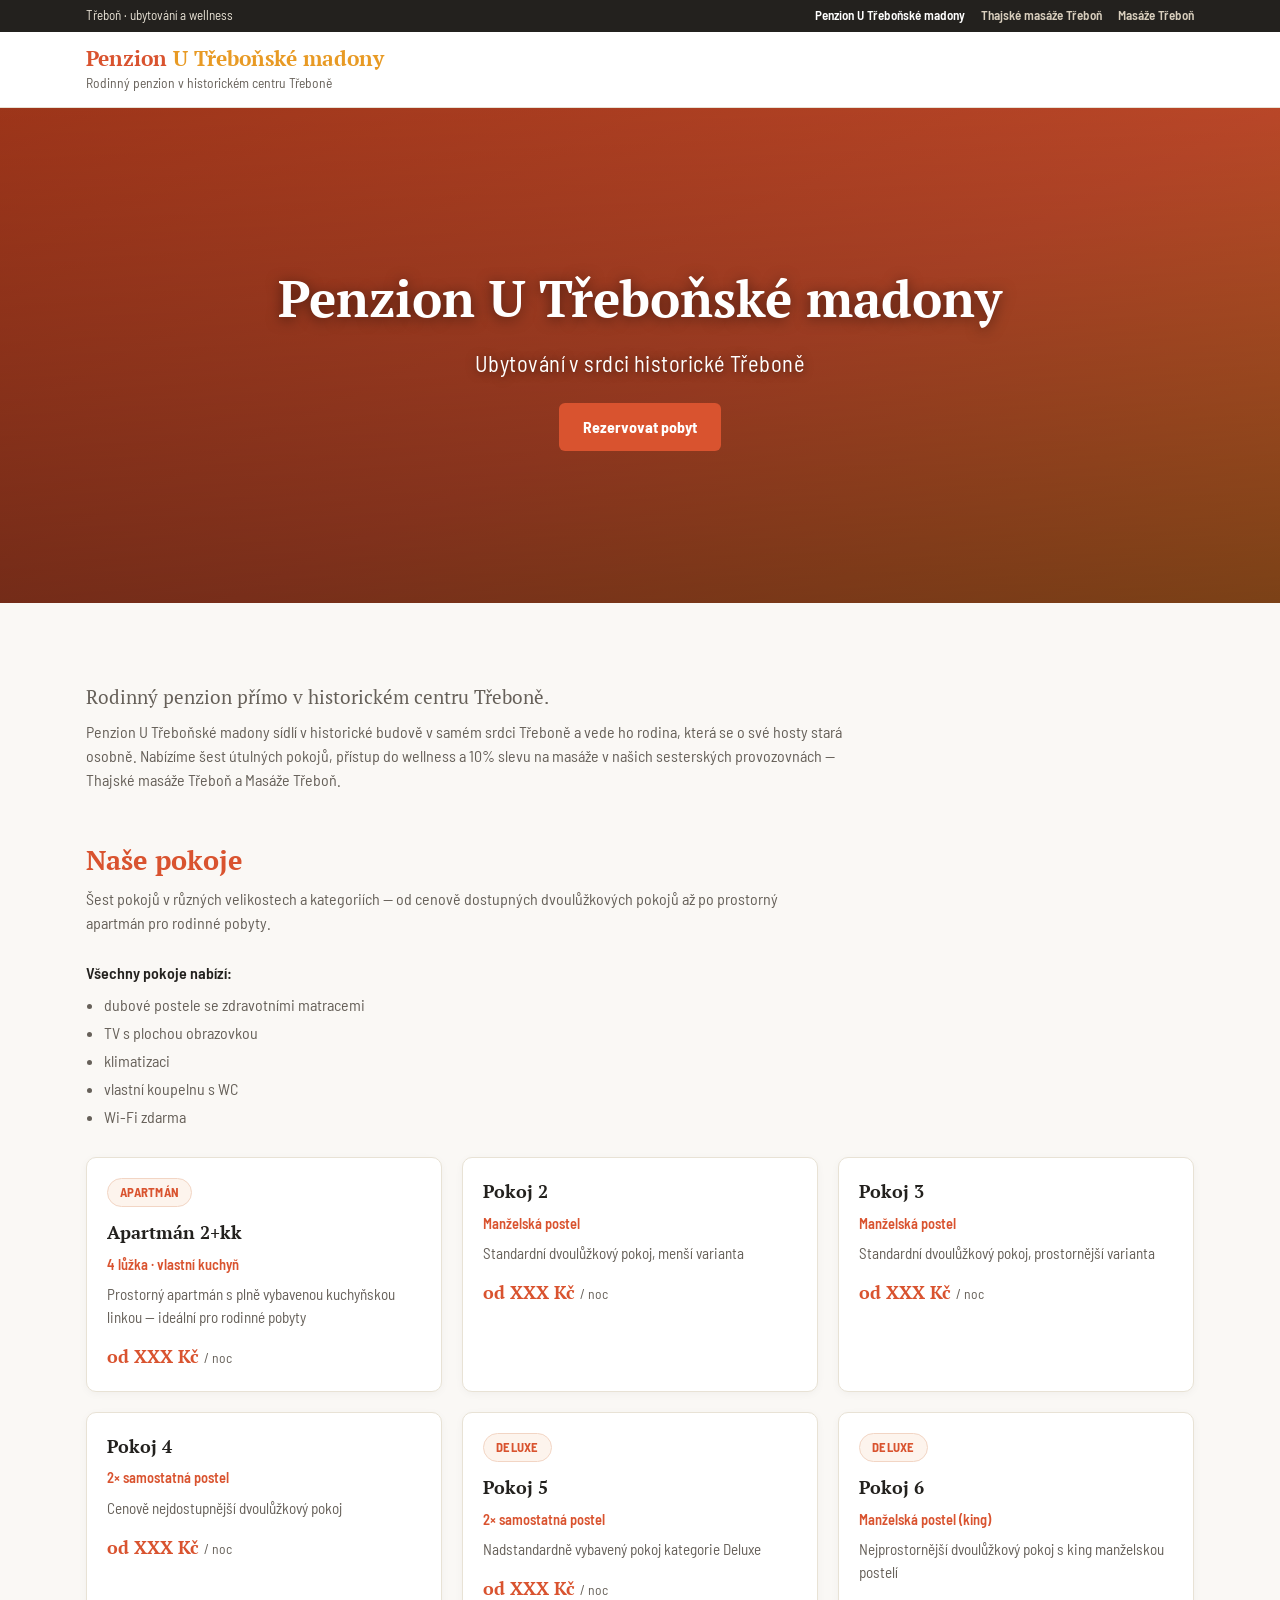
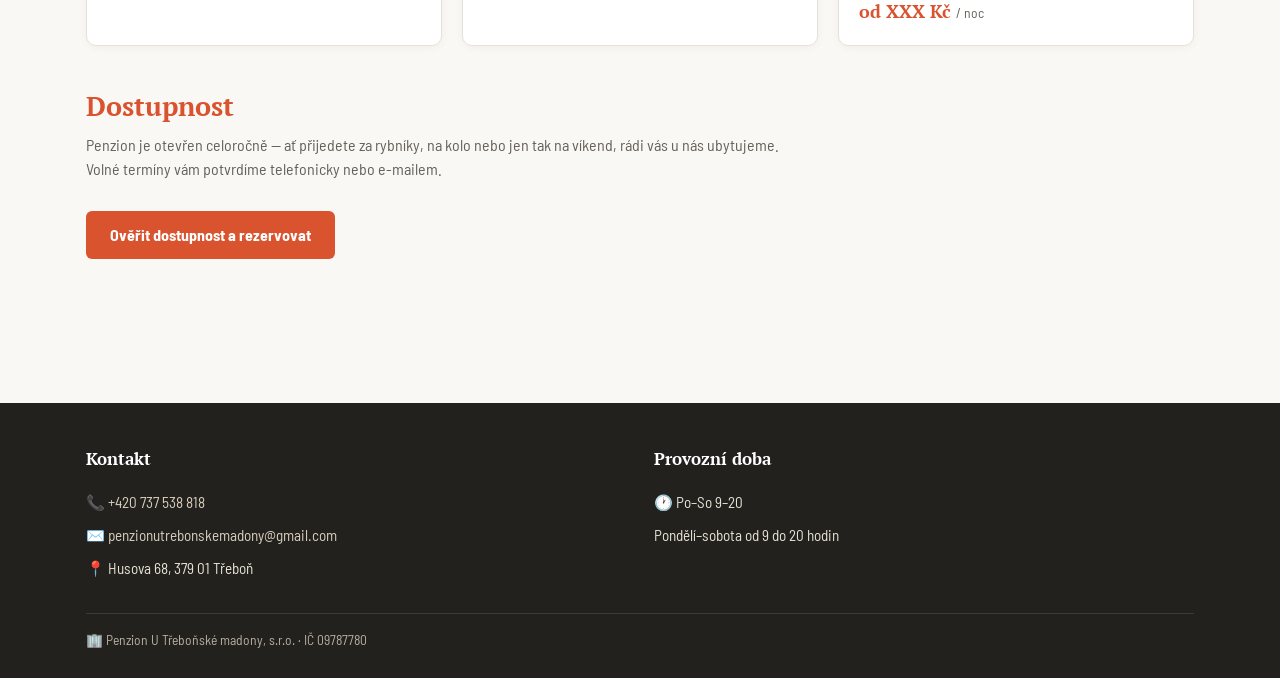
<file: penzion/index.html>
<!DOCTYPE html>
<html lang="cs" data-site="penzion">
<head>
  <meta charset="UTF-8">
  <meta name="viewport" content="width=device-width, initial-scale=1">
  <title>Penzion U Třeboňské madony — ubytování v centru Třeboně | utrebonskemadony.cz</title>
  <meta name="description" content="Rodinný penzion U Třeboňské madony v historickém centru Třeboně — 6 pokojů, wellness a 10% sleva na masáže. Rezervace: +420 737 538 818.">
  <link rel="stylesheet" href="/css/design-system.css">

  <!-- ============================================================
       STEP-08 page layout — penzion homepage (gradient hero, room
       card grid, footer columns, spacing). Design tokens + components
       come from /css/design-system.css; page layout lives here.
       ============================================================ -->
  <style>
    /* --- Header --- */
    .site-header {
      background: var(--color-white);
      border-bottom: 1px solid var(--color-border-light);
    }
    .header-inner {
      display: flex; align-items: center; gap: 14px;
      padding: 14px 16px;
    }
    .header-title {
      font-family: var(--font-heading); font-size: 1.3rem; font-weight: 700;
      color: var(--domain-primary); margin: 0; line-height: 1.2;
    }
    .header-title span { color: var(--domain-secondary); }
    .header-tagline {
      margin: 2px 0 0; font-size: 0.85rem; color: var(--color-text-muted);
    }

    /* --- Hero (CSS gradient until penzion photos exist) --- */
    .hero {
      position: relative; overflow: hidden;
      height: clamp(340px, 55vh, 580px);
      background: linear-gradient(155deg, var(--domain-primary-hover) 0%, var(--domain-primary) 55%, var(--domain-secondary) 145%);
    }
    .hero-overlay {
      position: absolute; inset: 0;
      display: flex; flex-direction: column; align-items: center; justify-content: center;
      text-align: center; color: var(--color-white);
      background: linear-gradient(180deg, rgba(0, 0, 0, 0.15) 0%, rgba(0, 0, 0, 0.45) 100%);
      padding: 24px;
    }
    .hero-overlay h1 {
      color: var(--color-white); margin: 0 0 10px;
      font-size: clamp(2rem, 5vw, 3.2rem);
      text-shadow: 0 2px 14px rgba(0, 0, 0, 0.5);
    }
    .hero-subtitle {
      margin: 0 0 22px; font-size: clamp(1.05rem, 2.4vw, 1.4rem);
      letter-spacing: 0.02em; text-shadow: 0 1px 10px rgba(0, 0, 0, 0.55);
    }

    /* --- Sections --- */
    .section { padding: 40px 0; }
    .section + .section { padding-top: 0; }
    .section h2 { color: var(--domain-primary); margin: 0 0 6px; font-size: 1.7rem; }
    .section-sub { color: var(--color-text-muted); margin: 0 0 26px; max-width: 720px; }
    .lead {
      font-family: var(--font-heading); font-size: 1.2rem;
      color: var(--color-text-dark); max-width: 760px; margin: 0 0 10px;
    }
    .intro p { color: var(--color-text-muted); max-width: 760px; margin: 0 0 8px; }

    /* --- Shared room amenities --- */
    .amenities-lead { font-weight: 600; margin: 0 0 8px; color: var(--color-text-dark); }
    .amenities-list { margin: 0 0 28px; padding-left: 18px; color: var(--color-text-muted); }
    .amenities-list li { margin-bottom: 4px; }

    /* --- Room card grid --- */
    .card-grid {
      display: grid; grid-template-columns: 1fr; gap: 20px;
    }
    @media (min-width: 640px)  { .card-grid { grid-template-columns: repeat(2, 1fr); } }
    @media (min-width: 992px)  { .card-grid { grid-template-columns: repeat(3, 1fr); } }
    .card h3 { font-size: 1.12rem; margin: 0 0 8px; }
    .room-beds {
      font-size: 0.9rem; font-weight: 600; color: var(--domain-primary);
      margin: 0 0 8px;
    }
    .card .card-desc { color: var(--color-text-muted); font-size: 0.95rem; margin: 0 0 14px; }
    .room-price {
      margin: 0; font-family: var(--font-heading); font-size: 1.15rem;
      font-weight: 700; color: var(--domain-primary);
    }
    .room-price span {
      font-family: var(--font-body); font-size: 0.85rem; font-weight: 400;
      color: var(--color-text-muted);
    }

    /* --- Availability teaser --- */
    .availability-cta { margin-top: 4px; }

    /* --- Footer --- */
    .site-footer {
      background: var(--color-text-dark); color: #E8E2D5;
      margin-top: 64px; padding: 44px 0 28px;
    }
    .site-footer h3 { color: var(--color-white); font-size: 1.05rem; margin: 0 0 14px; }
    .site-footer ul { list-style: none; margin: 0; padding: 0; }
    .site-footer li { padding: 5px 0; font-size: 0.95rem; }
    .site-footer a { color: #D8CEBD; text-decoration: none; }
    .site-footer a:hover { color: var(--color-white); text-decoration: underline; }
    .footer-grid { display: grid; grid-template-columns: 1fr; gap: 28px; }
    @media (min-width: 768px) { .footer-grid { grid-template-columns: 1fr 1fr; } }
    .footer-bottom {
      border-top: 1px solid rgba(255, 255, 255, 0.12);
      margin-top: 28px; padding-top: 16px;
      font-size: 0.85rem; color: #B9AFA0;
    }
  </style>

  <script src="/js/main.js" defer></script>
</head>
<body>

  <!-- Synergy strip (Section 6.1) -->
  <nav class="synergy-bar" aria-label="Sesterské weby">
    <div class="container synergy-container">
      <span class="synergy-brand">Třeboň · ubytování a wellness</span>
      <div class="synergy-links">
        <a class="synergy-link is-active" href="https://utrebonskemadony.cz" aria-current="page">Penzion U Třeboňské madony</a>
        <a class="synergy-link" href="https://thajskemasaze-trebon.cz">Thajské masáže Třeboň</a>
        <a class="synergy-link" href="https://masaze-trebon.cz">Masáže Třeboň</a>
      </div>
    </div>
  </nav>

  <!-- Header -->
  <header class="site-header">
    <div class="container header-inner">
      <div>
        <p class="header-title">Penzion <span>U Třeboňské madony</span></p>
        <p class="header-tagline">Rodinný penzion v historickém centru Třeboně</p>
      </div>
    </div>
  </header>

  <!-- Hero (gradient until penzion photos are available) -->
  <section class="hero" aria-label="Úvodní prezentace">
    <div class="hero-overlay">
      <h1>Penzion U Třeboňské madony</h1>
      <p class="hero-subtitle">Ubytování v srdci historické Třeboně</p>
      <a class="btn btn-primary hero-cta" href="/penzion/rezervace/">Rezervovat pobyt</a>
    </div>
  </section>

  <main class="page-wrapper">

    <!-- Intro -->
    <section class="section intro">
      <div class="container">
        <p class="lead">Rodinný penzion přímo v historickém centru Třeboně.</p>
        <p>Penzion U Třeboňské madony sídlí v historické budově v samém srdci Třeboně a vede ho rodina, která se o své hosty stará osobně. Nabízíme šest útulných pokojů, přístup do wellness a 10% slevu na masáže v našich sesterských provozovnách — Thajské masáže Třeboň a Masáže Třeboň.</p>
      </div>
    </section>

    <!-- Rooms -->
    <section class="section" id="pokoje">
      <div class="container">
        <h2>Naše pokoje</h2>
        <p class="section-sub">Šest pokojů v různých velikostech a kategoriích — od cenově dostupných dvoulůžkových pokojů až po prostorný apartmán pro rodinné pobyty.</p>

        <!-- TEMPORARY TEXT — will be polished later -->
        <p class="amenities-lead">Všechny pokoje nabízí:</p>
        <ul class="amenities-list">
          <li>dubové postele se zdravotními matracemi</li>
          <li>TV s plochou obrazovkou</li>
          <li>klimatizaci</li>
          <li>vlastní koupelnu s WC</li>
          <li>Wi-Fi zdarma</li>
        </ul>

        <div class="card-grid">
          <article class="card">
            <div class="card-body">
              <div class="badge-wrapper"><span class="badge badge-secondary">Apartmán</span></div>
              <h3>Apartmán 2+kk</h3>
              <p class="room-beds">4 lůžka · vlastní kuchyň</p>
              <p class="card-desc">Prostorný apartmán s plně vybavenou kuchyňskou linkou — ideální pro rodinné pobyty</p>
              <p class="room-price">od XXX Kč <span>/ noc</span></p>
            </div>
          </article>

          <article class="card">
            <div class="card-body">
              <h3>Pokoj 2</h3>
              <p class="room-beds">Manželská postel</p>
              <p class="card-desc">Standardní dvoulůžkový pokoj, menší varianta</p>
              <p class="room-price">od XXX Kč <span>/ noc</span></p>
            </div>
          </article>

          <article class="card">
            <div class="card-body">
              <h3>Pokoj 3</h3>
              <p class="room-beds">Manželská postel</p>
              <p class="card-desc">Standardní dvoulůžkový pokoj, prostornější varianta</p>
              <p class="room-price">od XXX Kč <span>/ noc</span></p>
            </div>
          </article>

          <article class="card">
            <div class="card-body">
              <h3>Pokoj 4</h3>
              <p class="room-beds">2× samostatná postel</p>
              <p class="card-desc">Cenově nejdostupnější dvoulůžkový pokoj</p>
              <p class="room-price">od XXX Kč <span>/ noc</span></p>
            </div>
          </article>

          <article class="card">
            <div class="card-body">
              <div class="badge-wrapper"><span class="badge badge-secondary">Deluxe</span></div>
              <h3>Pokoj 5</h3>
              <p class="room-beds">2× samostatná postel</p>
              <p class="card-desc">Nadstandardně vybavený pokoj kategorie Deluxe</p>
              <p class="room-price">od XXX Kč <span>/ noc</span></p>
            </div>
          </article>

          <article class="card">
            <div class="card-body">
              <div class="badge-wrapper"><span class="badge badge-secondary">Deluxe</span></div>
              <h3>Pokoj 6</h3>
              <p class="room-beds">Manželská postel (king)</p>
              <p class="card-desc">Nejprostornější dvoulůžkový pokoj s king manželskou postelí</p>
              <p class="room-price">od XXX Kč <span>/ noc</span></p>
            </div>
          </article>
        </div>
      </div>
    </section>

    <!-- Availability teaser -->
    <section class="section" id="dostupnost">
      <div class="container">
        <h2>Dostupnost</h2>
        <p class="section-sub">Penzion je otevřen celoročně — ať přijedete za rybníky, na kolo nebo jen tak na víkend, rádi vás u nás ubytujeme. Volné termíny vám potvrdíme telefonicky nebo e-mailem.</p>
        <a class="btn btn-primary availability-cta" href="/penzion/rezervace/">Ověřit dostupnost a rezervovat</a>
      </div>
    </section>

  </main>

  <!-- Footer -->
  <footer class="site-footer">
    <div class="container">
      <div class="footer-grid">
        <div class="footer-col">
          <h3>Kontakt</h3>
          <ul>
            <li>📞 <a href="tel:+420737538818">+420 737 538 818</a></li>
            <li>✉️ <a href="mailto:penzionutrebonskemadony@gmail.com">penzionutrebonskemadony@gmail.com</a></li>
            <li>📍 Husova 68, 379 01 Třeboň</li>
          </ul>
        </div>
        <div class="footer-col">
          <h3>Provozní doba</h3>
          <ul>
            <li>🕐 Po–So 9–20</li>
            <li>Pondělí–sobota od 9 do 20 hodin</li>
          </ul>
        </div>
      </div>
      <div class="footer-bottom">
        🏢 Penzion U Třeboňské madony, s.r.o. · IČ 09787780
      </div>
    </div>
  </footer>

</body>
</html>
</file>
<file: css/design-system.css>
/* ============================================================
   design-system.css — Shared stylesheet for all trebon-sites
   domains: penzion | thai | masaze
   Canonical source: NEW_V7_design_specification.md
   ============================================================ */

/* --- 1. @font-face Declarations (Section 2.5) --- */
@font-face {
  font-family: 'PT Serif';
  src: url('/fonts/pt-serif-400.woff2') format('woff2');
  font-weight: 400;
  font-display: swap;
}
@font-face {
  font-family: 'PT Serif';
  src: url('/fonts/pt-serif-700.woff2') format('woff2');
  font-weight: 700;
  font-display: swap;
}
@font-face {
  font-family: 'Barlow Semi Condensed';
  src: url('/fonts/barlow-semi-condensed-400.woff2') format('woff2');
  font-weight: 400;
  font-display: swap;
}
@font-face {
  font-family: 'Barlow Semi Condensed';
  src: url('/fonts/barlow-semi-condensed-600.woff2') format('woff2');
  font-weight: 600;
  font-display: swap;
}
@font-face {
  font-family: 'Barlow Semi Condensed';
  src: url('/fonts/barlow-semi-condensed-700.woff2') format('woff2');
  font-weight: 700;
  font-display: swap;
}

/* --- 2. :root Design Tokens (Section 2.3) --- */
:root {
  /* Typography */
  --font-heading: 'PT Serif', Georgia, serif;
  --font-body: 'Barlow Semi Condensed', -apple-system, BlinkMacSystemFont, sans-serif;

  /* Shared Neutrals */
  --color-bg-main: #FAF8F5;
  --color-text-dark: #23211E;
  --color-text-muted: #666059;
  --color-border-light: #E8E2D5;
  --color-border-dark: #D8D2C5;
  --color-white: #FFFFFF;
  --color-gold: #C5A059;
  --color-success: #2B8A3E;
  --color-error: #C92A2A;
  --color-error-bg: #FFF5F5;

  /* DOMAIN 1: utrebonskemadony.cz (Penzion) */
  --penzion-primary: #D9532F;
  --penzion-primary-hover: #B83E1E;
  --penzion-secondary: #E89A24;
  --penzion-accent-green: #3A6B52;
  --penzion-card-bg: #FDF4ED;
  --penzion-border: #F2D5C4;

  /* DOMAIN 2: thajskemasaze-trebon.cz (Thai Spa) */
  --thai-primary: #8B123E;
  --thai-primary-hover: #6E0E31;
  --thai-secondary: #D4AF37;
  --thai-accent-subtle: #6D1B48;
  --thai-card-bg: #FAF4F6;
  --thai-border: #EAD1DC;

  /* DOMAIN 3: masaze-trebon.cz (Classic Wellness JT) */
  --masaze-primary: #D86C45;
  --masaze-primary-hover: #B7522D;
  --masaze-secondary: #8C2424;
  --masaze-card-bg: #FAF0EC;
  --masaze-border: #EED7CE;

  /* Elevation Shadows */
  --shadow-sm: 0 2px 8px rgba(0, 0, 0, 0.04);
  --shadow-md: 0 8px 24px rgba(0, 0, 0, 0.06);
  --shadow-lg: 0 16px 40px rgba(0, 0, 0, 0.12);

  /* Border Radii */
  --radius-sm: 6px;
  --radius-md: 10px;
  --radius-lg: 16px;
  --radius-full: 9999px;
}

/* --- 3. [data-site] Alias Blocks (Section 2.3) --- */
[data-site="penzion"] {
  --domain-primary: var(--penzion-primary);
  --domain-primary-hover: var(--penzion-primary-hover);
  --domain-secondary: var(--penzion-secondary);
  --domain-card-bg: var(--penzion-card-bg);
  --domain-border: var(--penzion-border);
}
[data-site="thai"] {
  /* Dark base — warm charcoal, not pure black */
  --color-bg-main: #1A1618;           /* Deep warm charcoal */
  --color-text-dark: #E8E2D5;         /* Warm cream for body text */
  --color-text-muted: #A69E93;        /* Muted warm gray */

  /* Adjusted Thai palette for dark backgrounds */
  --thai-primary: #C41E5A;            /* Brighter ruby (light theme: #8B123E) */
  --thai-primary-hover: #E02E6E;
  --thai-secondary: #D4AF37;          /* Gold — now fully usable on dark */
  --thai-accent-subtle: #8B4A6B;      /* Lighter orchid */
  --thai-card-bg: #2A2326;            /* Dark card background */
  --thai-border: #4A3A42;             /* Visible border on dark */

  /* Aliases */
  --domain-primary: var(--thai-primary);
  --domain-primary-hover: var(--thai-primary-hover);
  --domain-secondary: var(--thai-secondary);
  --domain-card-bg: var(--thai-card-bg);
  --domain-border: var(--thai-border);

  /* Override shared neutrals for dark theme */
  --color-white: #2A2326;
  --color-border-light: #5A4A52;
  --color-border-dark: #5A4A52;
  --color-error-bg: #3D1F2A;
  --shadow-sm: 0 2px 8px rgba(0, 0, 0, 0.3);
  --shadow-md: 0 8px 24px rgba(0, 0, 0, 0.4);
  --shadow-lg: 0 16px 40px rgba(0, 0, 0, 0.5);

  --synergy-bar-bg: #0D0A0C;          /* Near-black, darker than main bg */
  --synergy-bar-text: #A69E93;
}
[data-site="masaze"] {
  --domain-primary: var(--masaze-primary);
  --domain-primary-hover: var(--masaze-primary-hover);
  --domain-secondary: var(--masaze-secondary);
  --domain-card-bg: var(--masaze-card-bg);
  --domain-border: var(--masaze-border);
}

/* --- 4. Component CSS --- */

/* 4.1 Buttons (Section 4.6) */
.btn {
  display: inline-flex; align-items: center; justify-content: center;
  height: 48px; padding: 0 24px; border-radius: var(--radius-sm);
  font-family: var(--font-body); font-weight: 700; font-size: 1rem;
  text-decoration: none; border: none; cursor: pointer;
  transition: background-color 0.15s ease, transform 0.1s ease;
}
.btn-primary { background: var(--domain-primary); color: var(--color-white); }
.btn-primary:hover { background: var(--domain-primary-hover); }
.btn-primary:active { transform: translateY(1px); }
.btn-secondary {
  background: transparent; color: var(--domain-primary);
  border: 1.5px solid var(--domain-primary);
}
.btn-secondary:hover { background: var(--domain-card-bg); }

/* 4.2 Badges (Section 4.6) */
.badge-wrapper { display: flex; flex-wrap: wrap; gap: 8px; margin-bottom: 12px; }
.badge {
  display: inline-block; padding: 4px 12px; border-radius: var(--radius-full);
  font-size: 0.8rem; font-weight: 700; text-transform: uppercase; letter-spacing: 0.02em;
}
.badge-primary { background: var(--domain-primary); color: var(--color-white); }
.badge-secondary {
  background: var(--domain-card-bg); color: var(--domain-primary);
  border: 1px solid var(--domain-border);
}
.cross-perk-badge {
  display: inline-flex; align-items: center; gap: 6px; margin-top: 6px;
  font-size: 0.82rem; font-weight: 600; color: var(--color-success);
}

/* 4.3 Price Box / Table (Section 4.6) */
.price-box { margin: 16px 0; }
.price-amount {
  font-family: var(--font-heading); font-size: 1.6rem; font-weight: 700;
  color: var(--domain-primary);
}
.price-amount span {
  font-family: var(--font-body); font-size: 0.9rem; font-weight: 400;
  color: var(--color-text-muted);
}
.price-table { width: 100%; border-collapse: collapse; }
.price-table th {
  text-align: left; padding: 12px; font-size: 0.85rem; text-transform: uppercase;
  color: var(--color-text-muted); border-bottom: 2px solid var(--color-border-light);
}
.price-table td {
  padding: 14px 12px; border-bottom: 1px solid var(--color-border-light);
  vertical-align: top;
}

/* 4.4 Cards (Section 4.6) */
.card {
  background: var(--color-white); border: 1px solid var(--color-border-light);
  border-radius: var(--radius-md); box-shadow: var(--shadow-sm); overflow: hidden;
}
.card-body { padding: 20px; }
.brand-bar {
  display: flex; align-items: center; gap: 12px; padding: 16px 20px;
  background: var(--domain-card-bg);
}
.brand-bar img { width: 40px; height: 40px; flex-shrink: 0; }
.brand-info span {
  display: block; font-size: 0.8rem; color: var(--color-text-muted);
}

/* 4.5 Accordion (Section 4.6) */
.accordion-item { border-bottom: 1px solid var(--color-border-light); }
.accordion-header {
  display: flex; justify-content: space-between; align-items: center;
  padding: 16px 4px; cursor: pointer; font-weight: 700; list-style: none;
}
.accordion-header::-webkit-details-marker { display: none; }
.accordion-icon { color: var(--domain-primary); font-size: 1.3rem; line-height: 1; }
.accordion-item[open] .accordion-icon { transform: rotate(45deg); }
.accordion-content { padding: 0 4px 16px; color: var(--color-text-muted); }

/* 4.6 Safety / Callout Box (Section 4.6) */
.safety-box { display: grid; grid-template-columns: 1fr; gap: 16px; margin: 24px 0; }
@media (min-width: 768px) { .safety-box { grid-template-columns: 1fr 1fr; } }
.callout-indication, .callout-contraindication { padding: 16px; border-radius: var(--radius-md); }
.callout-indication { background: #F0F7F2; border: 1px solid #C7E0CE; }
.callout-contraindication { background: var(--color-error-bg); border: 1px solid #F3C6C6; }
.callout-title { font-weight: 700; margin-bottom: 8px; }
.callout-list { padding-left: 18px; }
.callout-list li { margin-bottom: 4px; }

/* 4.7 Testimonial Card (Section 4.6) */
.testimonial-card {
  background: var(--domain-card-bg);
  border-left: 3px solid var(--domain-primary);
  border-radius: var(--radius-md);
  padding: 20px 24px;
  margin: 0;
}
.testimonial-quote {
  font-family: var(--font-heading);
  font-size: 1.1rem;
  font-style: italic;
  color: var(--color-text-dark);
  margin-bottom: 12px;
}
.testimonial-author { display: flex; flex-direction: column; }
.testimonial-name { font-weight: 700; font-size: 0.9rem; }
.testimonial-meta { font-size: 0.82rem; color: var(--color-text-muted); }

/* 4.8 Bio Card (E-E-A-T) (Section 4.6) */
.bio-card {
  display: flex; gap: 16px; align-items: flex-start; padding: 20px;
  background: var(--domain-card-bg); border-radius: var(--radius-md);
}
.avatar-circle {
  width: 56px; height: 56px; border-radius: 50%; background: var(--domain-primary);
  color: var(--color-white); display: flex; align-items: center; justify-content: center;
  font-family: var(--font-heading); font-weight: 700; flex-shrink: 0; font-size: 1.1rem;
}
.bio-card h4 { font-family: var(--font-heading); }
.bio-card .role {
  color: var(--domain-primary); font-weight: 600; font-size: 0.9rem; margin: 2px 0 6px;
}
.bio-card .desc { color: var(--color-text-muted); font-size: 0.95rem; }

/* --- 5. Form Controls (Section 5.1) --- */
.form-group {
  display: flex; flex-direction: column; gap: 6px; margin-bottom: 16px;
}
.form-label {
  font-family: var(--font-body); font-size: 0.88rem; font-weight: 700;
  color: var(--color-text-dark);
}
.form-control {
  width: 100%; height: 48px; padding: 0 14px;
  background-color: var(--color-white); border: 1px solid var(--color-border-dark);
  border-radius: var(--radius-sm); font-family: var(--font-body);
  font-size: 1rem; color: var(--color-text-dark);
  transition: border-color 0.15s ease, box-shadow 0.15s ease;
}
.form-control:focus {
  outline: none; border-color: var(--domain-primary);
  box-shadow: 0 0 0 3px color-mix(in srgb, var(--domain-primary) 20%, transparent);
}
.form-control.is-invalid {
  border-color: var(--color-error);
  background-color: var(--color-error-bg);
}
.field-error-msg {
  font-size: 0.85rem; font-weight: 600; color: var(--color-error);
  display: flex; align-items: center; gap: 4px;
}

/* --- 6. Synergy Bar Navigation (Section 6.1) --- */
.synergy-bar {
  background-color: var(--color-text-dark);
  color: #E8E2D5;
  font-size: 0.82rem;
  padding: 6px 0;
}
.synergy-container {
  display: flex; align-items: center; justify-content: space-between;
}
.synergy-links { display: flex; gap: 16px; }
.synergy-link {
  color: #D8CEBD; text-decoration: none; font-weight: 600;
  transition: color 0.15s ease;
}
.synergy-link:hover,
.synergy-link.is-active { color: var(--color-white); }

/* --- 7. Accessibility (Section 8.1) --- */
:focus-visible {
  outline: 3px solid var(--domain-primary);
  outline-offset: 3px;
  border-radius: 4px;
}
:focus:not(:focus-visible) { outline: none; }

@media (prefers-reduced-motion: reduce) {
  *,
  *::before,
  *::after {
    animation-duration: 0.01ms !important;
    animation-iteration-count: 1 !important;
    transition-duration: 0.01ms !important;
    scroll-behavior: auto !important;
  }
}

/* --- 8. Responsive Layout (Section 9.2) --- */
*, *::before, *::after { box-sizing: border-box; }
.container { width: 100%; max-width: 1140px; margin: 0 auto; padding: 0 16px; }
.page-wrapper { padding: 24px 0 100px 0; }
@media (min-width: 992px) { .page-wrapper { padding: 40px 0; } }

.layout-grid { display: grid; grid-template-columns: 1fr; gap: 32px; }
@media (min-width: 992px) { .layout-grid { grid-template-columns: 1fr 380px; } }

/* Tablet sidebar card (768–991px) */
.tablet-sidebar-card { display: none; }
@media (min-width: 768px) and (max-width: 991px) {
  .tablet-sidebar-card {
    display: block; background: var(--color-white);
    border: 1px solid var(--color-border-light); border-radius: var(--radius-md);
    padding: 24px; margin-top: 24px; box-shadow: var(--shadow-sm);
  }
  .mobile-bottom-bar { display: none; }
}

/* Desktop sidebar (992px+) */
.desktop-sidebar { display: none; }
@media (min-width: 992px) {
  .desktop-sidebar { display: block; }
  .booking-card {
    position: sticky; top: 88px; background: var(--color-white);
    border: 1px solid var(--color-border-light); border-radius: var(--radius-md);
    padding: 24px; box-shadow: var(--shadow-md);
  }
}

/* Mobile bottom bar (< 768px) */
.mobile-bottom-bar {
  position: fixed; bottom: 0; left: 0; right: 0; z-index: 100;
  background: var(--color-white); border-top: 1px solid var(--color-border-light);
  padding: 12px 16px; display: flex; align-items: center;
  justify-content: space-between; box-shadow: 0 -4px 20px rgba(0,0,0,0.08);
}
@media (min-width: 768px) { .mobile-bottom-bar { display: none; } }

/* Mobile slide-up drawer */
.mobile-modal-overlay {
  position: fixed; inset: 0; background: rgba(0, 0, 0, 0.5); z-index: 200;
  opacity: 0; pointer-events: none; transition: opacity 0.25s ease;
}
.mobile-modal-overlay.is-active { opacity: 1; pointer-events: auto; }
.mobile-sheet {
  position: fixed; bottom: -100%; left: 0; right: 0; z-index: 201;
  background: var(--color-white); border-radius: var(--radius-lg) var(--radius-lg) 0 0;
  padding: 24px 20px 32px 20px;
  transition: bottom 0.3s cubic-bezier(0.4, 0, 0.2, 1);
}
.mobile-sheet.is-active { bottom: 0; }

/* --- 9. Season Matrix Table (Section 10.5.5) --- */
.price-caveat {
  font-size: 0.85rem; color: var(--color-text-muted); margin-top: 8px;
}
.season-matrix th { background: var(--domain-card-bg); }

/* --- 10. Punzen/base styles --- */
body {
  margin: 0; padding: 0;
  background-color: var(--color-bg-main);
  font-family: var(--font-body);
  color: var(--color-text-dark);
  line-height: 1.5;
}
h1, h2, h3, h4, h5, h6 { font-family: var(--font-heading); }

/* --- 11. Dark theme synergy bar fix (STEP-04-DARK) --- */
/* Base .synergy-bar uses var(--color-text-dark) as background, which the
   thai dark theme redefines as cream. Scoped overrides keep the bar
   near-black on thai only; light sites are unaffected. */
[data-site="thai"] .synergy-bar {
  background-color: var(--synergy-bar-bg);
  color: var(--synergy-bar-text);
}
[data-site="thai"] .synergy-link {
  color: var(--synergy-bar-text);
}
[data-site="thai"] .synergy-link:hover,
[data-site="thai"] .synergy-link.is-active {
  color: var(--color-white);
}

/* Dark theme safety callout overrides */
[data-site="thai"] .callout-indication {
  background: #1A2E22;
  border-color: #2D4A38;
}
[data-site="thai"] .callout-contraindication {
  background: var(--color-error-bg);
  border-color: #5A2A3A;
}
[data-site="thai"] .card {
  border: 1px solid #6B5A62;
  box-shadow: 0 6px 24px rgba(0, 0, 0, 0.6);
}

/* --- Thai dark theme: text-on-colored-surface fixes --- */
[data-site="thai"] .btn-primary {
  color: #E8E2D5;  /* Warm cream, not the overridden --color-white */
}
[data-site="thai"] .badge-primary {
  color: #E8E2D5;
}
[data-site="thai"] .avatar-circle {
  color: #E8E2D5;
}
</file>
